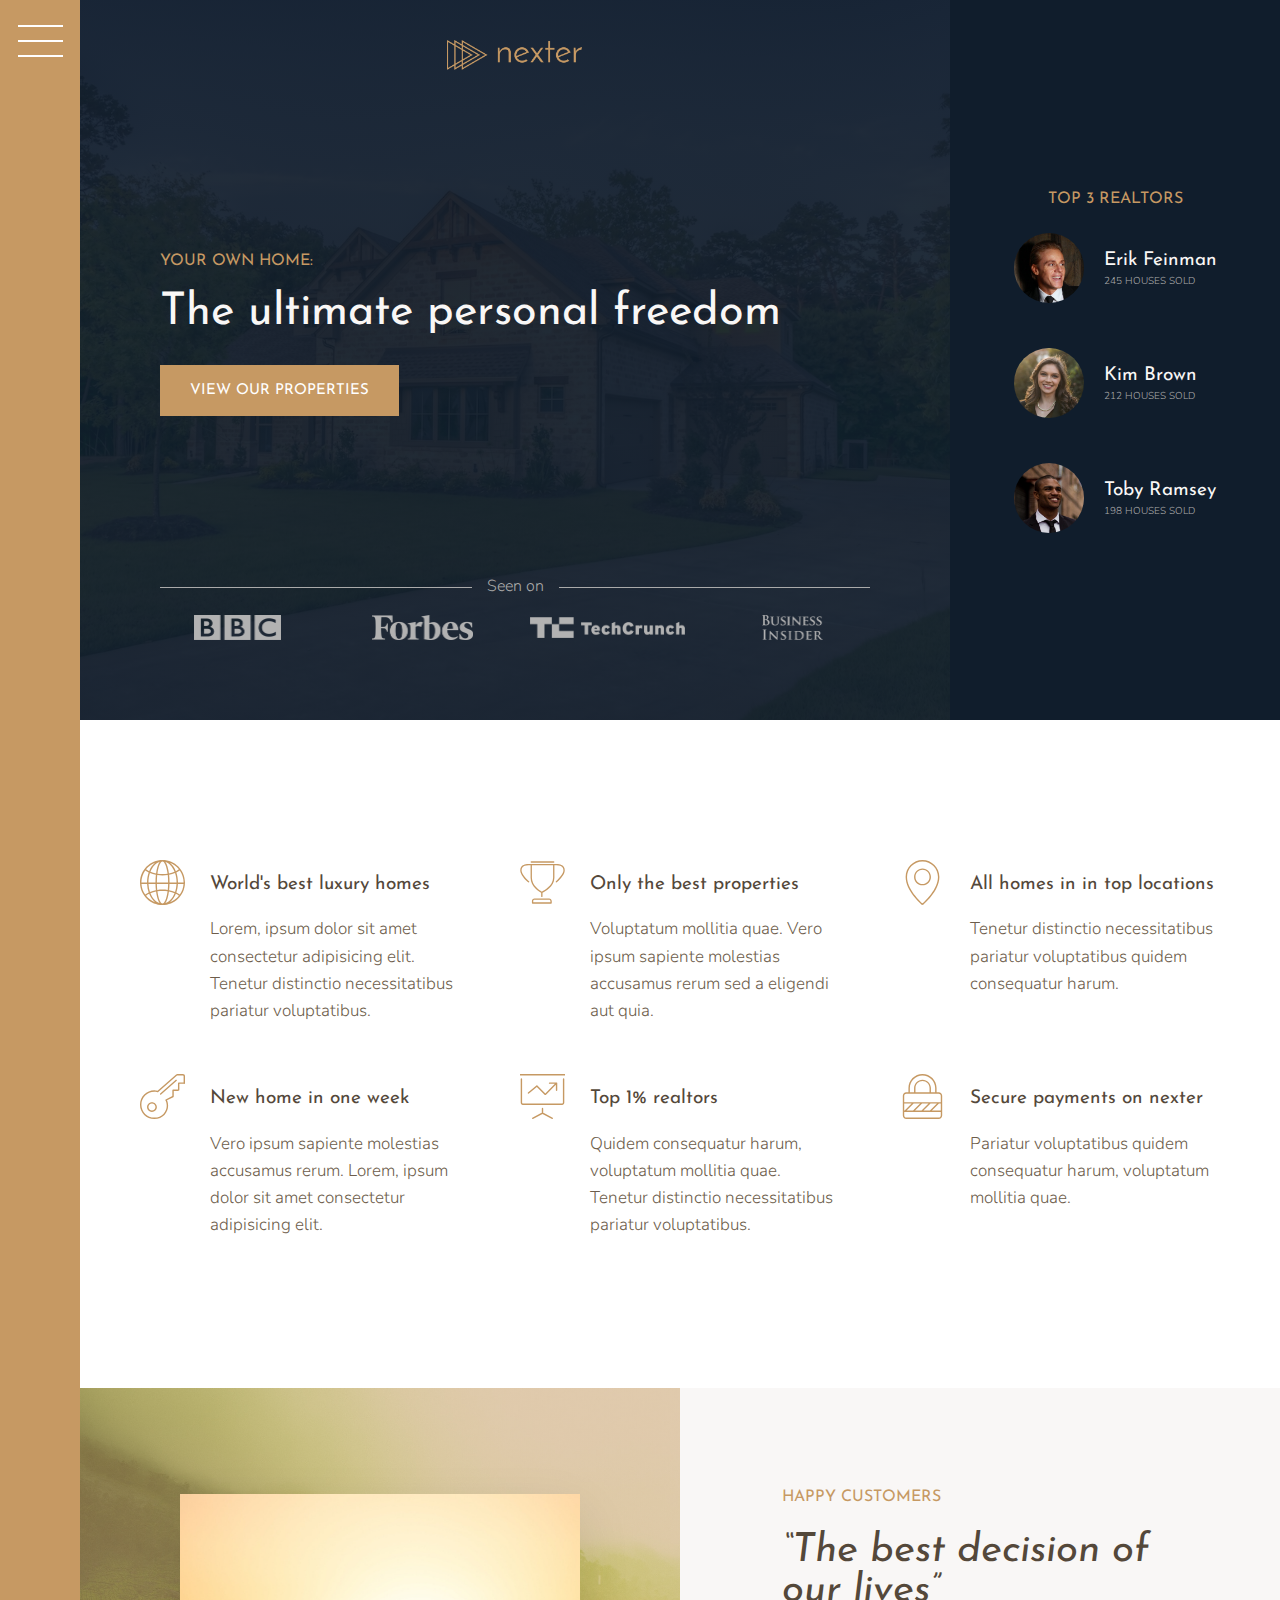
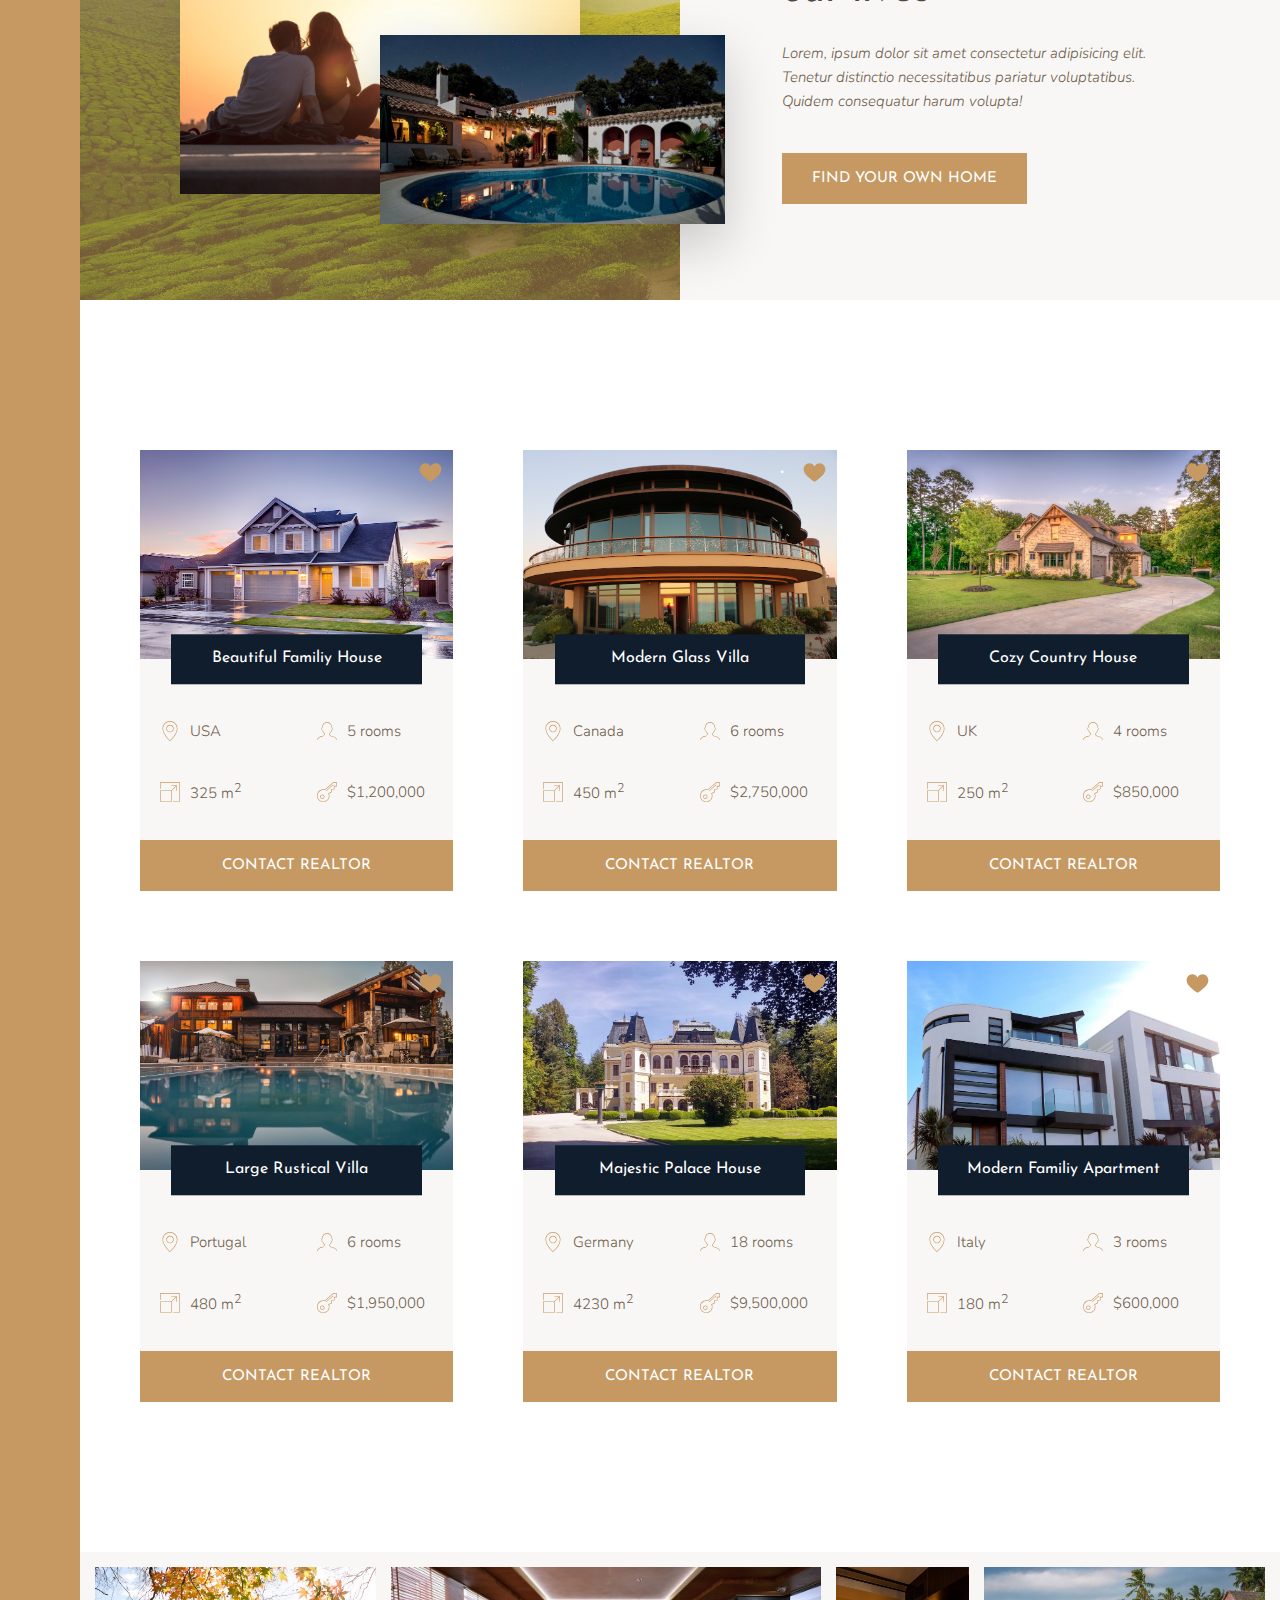
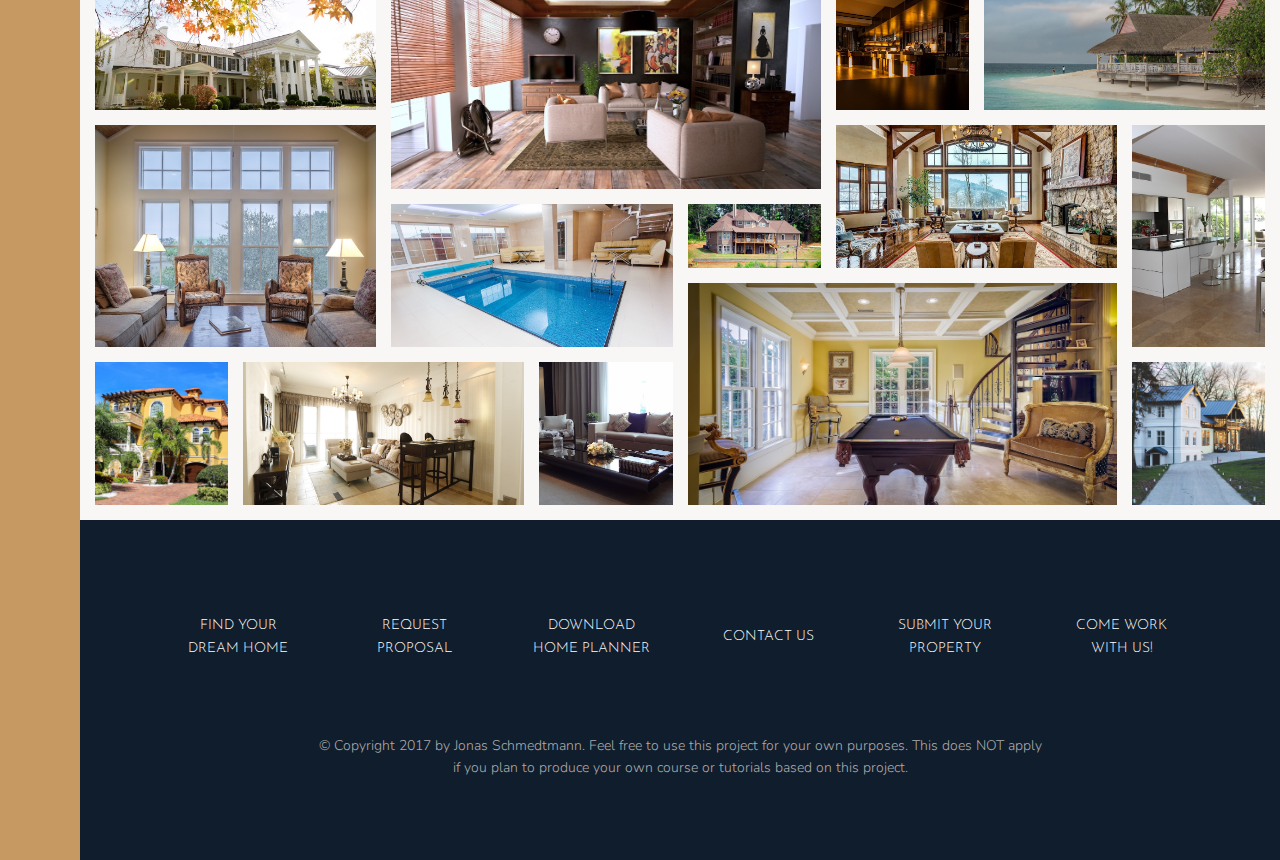
<file: Nexter/index.html>
<!DOCTYPE html>

   <!-- GRID LAYOUT: GRID TRACKS (ROWS AND COLUMNS) - IN BETWEEN GUTTER AND GRID LINE
   
   FIREFOX HAS GREAT DEV SUPPORT FOR CSS GRID
   
   
   repeat(number of rows or culumns, size) = new css grid function...add spaceafterwards to add an extra one with different size
   
   
   
   grid-template-columns: repeat(2, 150px) 1fr (this one is fraction of the available space and would occupy all the remianing space)
   
   grid-template-columns: [header-start] 1fr 2fr 1fr 
   - would make them (25% 50% 25%), in squre brackets we write names for these
   
   fractions and percentages can be mixed
   
   grid-row-start: number  and grid-row-end: number AND
   grid-column-start: number  and grid-column-end: number
   
   OR 
   
   grid-row: number / number
   grid-column: number / number
   
   OR 
   
   grid area: start row / start column / end row / end column
   
   we can have multiple grid items in the same cell plus playing with z-indexes - great for image galleries
   
   grid column: 2/ -1 (minus one minus until the end)
   
   explicit grids are those that we defined
   grid-auto-rows - for implicit grids
   
   
   grid-template-columns - max-content (the longest content item in this column will have content nicely accomdated, the longer the text the more expanded it will be, doesnt want to cause any line breaks)
   
   BUT if it's min-content it will put line breaks to fir everythign nicely but it needs to be like that for both rows and columns
   
   minmax() function - you pass in tow values and CSS ensures that the track will be always kept between the two e.g. (100px, 200px)
   
   grid-template-rows: minmax(150px at least that high, min-content )
   
   -->
   
   
   
   
   <html lang="en">
    <head>
        <meta charset="UTF-8">
        <meta name="viewport" content="width=device-width, initial-scale=1.0">
        <meta http-equiv="X-UA-Compatible" content="ie=edge">
        
        <link href="https://fonts.googleapis.com/css?family=Josefin+Sans:300,400,400i|Nunito:300,300i" rel="stylesheet">
        <link rel="stylesheet" href="css/style.css">
        <link rel="shortcut icon" type="image/png" href="img/favicon.png">
        
        <title>nexter &mdash; your home, your freedom</title>
    </head>
    <body class="container">
        <div class="sidebar">
            <button class="nav-btn"></button>
        </div>

        <header class="header">
            <img src="img/logo.png" alt="Nexter logo" class="header__logo">
            <h3 class="heading-3">Your own home:</h3>
            <h1 class="heading-1">The ultimate personal freedom</h1>
            <button class="btn header__btn">View our properties</button>
            <div class="header__seenon-text">Seen on</div>
            <div class="header__seenon-logos">
                <img src="img/logo-bbc.png" alt="Seen on logo 1">
                <img src="img/logo-forbes.png" alt="Seen on logo 2">
                <img src="img/logo-techcrunch.png" alt="Seen on logo 3">
                <img src="img/logo-bi.png" alt="Seen on logo 4">
            </div>
        </header>

        <div class="realtors">
            <h3 class="heading-3">Top 3 Realtors</h3>
            <div class="realtors__list">
                <img src="img/realtor-1.jpeg" alt="Realtor 1" class="realtors__img">
                <div class="realtors__details">
                    <h4 class="heading-4 heading-4--light">Erik Feinman</h4>
                    <p class="realtors__sold">245 houses sold</p>
                </div>

                <img src="img/realtor-2.jpeg" alt="Realtor 2" class="realtors__img">
                <div class="realtors__details">
                    <h4 class="heading-4 heading-4--light">Kim Brown</h4>
                    <p class="realtors__sold">212 houses sold</p>
                </div>

                <img src="img/realtor-3.jpeg" alt="Realtor 3" class="realtors__img">
                <div class="realtors__details">
                    <h4 class="heading-4 heading-4--light">Toby Ramsey</h4>
                    <p class="realtors__sold">198 houses sold</p>
                </div>
            </div>
        </div>

        <section class="features">
            <div class="feature">
                <svg class="feature__icon">
                    <use xlink:href="img/sprite.svg#icon-global"></use>
                </svg>
                
                <!-- using svg icons properly -->
                
                <h4 class="heading-4 heading-4--dark">World's best luxury homes</h4>
                <p class="feature__text">Lorem, ipsum dolor sit amet consectetur adipisicing elit. Tenetur distinctio necessitatibus pariatur voluptatibus.</p>
            </div>

            <div class="feature">
                <svg class="feature__icon">
                    <use xlink:href="img/sprite.svg#icon-trophy"></use>
                </svg>
                <h4 class="heading-4 heading-4--dark">Only the best properties</h4>
                <p class="feature__text">Voluptatum mollitia quae. Vero ipsum sapiente molestias accusamus rerum sed a eligendi aut quia.</p>
            </div>

            <div class="feature">
                <svg class="feature__icon">
                    <use xlink:href="img/sprite.svg#icon-map-pin"></use>
                </svg>
                <h4 class="heading-4 heading-4--dark">All homes in in top locations</h4>
                <p class="feature__text">Tenetur distinctio necessitatibus pariatur voluptatibus quidem consequatur harum.</p>
            </div>

            <div class="feature">
                <svg class="feature__icon">
                    <use xlink:href="img/sprite.svg#icon-key"></use>
                </svg>
                <h4 class="heading-4 heading-4--dark">New home in one week</h4>
                <p class="feature__text">Vero ipsum sapiente molestias accusamus rerum. Lorem, ipsum dolor sit amet consectetur adipisicing elit.</p>
            </div>

            <div class="feature">
                <svg class="feature__icon">
                    <use xlink:href="img/sprite.svg#icon-presentation"></use>
                </svg>
                <h4 class="heading-4 heading-4--dark">Top 1% realtors</h4>
                <p class="feature__text">Quidem consequatur harum, voluptatum mollitia quae. Tenetur distinctio necessitatibus pariatur voluptatibus.</p>
            </div>

            <div class="feature">
                <svg class="feature__icon">
                    <use xlink:href="img/sprite.svg#icon-lock"></use>
                </svg>
                <h4 class="heading-4 heading-4--dark">Secure payments on nexter</h4>
                <p class="feature__text">Pariatur voluptatibus quidem consequatur harum, voluptatum mollitia quae.</p>
            </div>
        </section>

        <div class="story__pictures">
            <img src="img/story-1.jpeg" alt="Couple with new house" class="story__img--1">
            <img src="img/story-2.jpeg" alt="New house" class="story__img--2">
        </div>

        <div class="story__content">
            <h3 class="heading-3 mb-sm">Happy Customers</h3>
            <h2 class="heading-2 heading-2--dark mb-md">&ldquo;The best decision of our lives&rdquo;</h2>
            <p class="story__text">
                Lorem, ipsum dolor sit amet consectetur adipisicing elit. Tenetur distinctio necessitatibus pariatur voluptatibus. Quidem consequatur harum volupta!
            </p>
            <button class="btn">Find your own home</button>
        </div>

        <section class="homes">
            <div class="home">
                <img src="img/house-1.jpeg" alt="House 1" class="home__img">
                <svg class="home__like">
                    <use xlink:href="img/sprite.svg#icon-heart-full"></use>
                </svg>
                <h5 class="home__name">Beautiful Familiy House</h5>
                <div class="home__location">
                    <svg>
                        <use xlink:href="img/sprite.svg#icon-map-pin"></use>
                    </svg>
                    <p>USA</p>
                </div>
                <div class="home__rooms">
                    <svg>
                        <use xlink:href="img/sprite.svg#icon-profile-male"></use>
                    </svg>
                    <p>5 rooms</p>
                </div>
                <div class="home__area">
                    <svg>
                        <use xlink:href="img/sprite.svg#icon-expand"></use>
                    </svg>
                    <p>325 m<sup>2</sup></p>
                </div>
                <div class="home__price">
                    <svg>
                        <use xlink:href="img/sprite.svg#icon-key"></use>
                    </svg>
                    <p>$1,200,000</p>
                </div>
                <button class="btn home__btn">Contact realtor</button>
            </div>

            
            <div class="home">
                <img src="img/house-2.jpeg" alt="House 2" class="home__img">
                <svg class="home__like">
                    <use xlink:href="img/sprite.svg#icon-heart-full"></use>
                </svg>
                <h5 class="home__name">Modern Glass Villa</h5>
                <div class="home__location">
                    <svg>
                        <use xlink:href="img/sprite.svg#icon-map-pin"></use>
                    </svg>
                    <p>Canada</p>
                </div>
                <div class="home__rooms">
                    <svg>
                        <use xlink:href="img/sprite.svg#icon-profile-male"></use>
                    </svg>
                    <p>6 rooms</p>
                </div>
                <div class="home__area">
                    <svg>
                        <use xlink:href="img/sprite.svg#icon-expand"></use>
                    </svg>
                    <p>450 m<sup>2</sup></p>
                </div>
                <div class="home__price">
                    <svg>
                        <use xlink:href="img/sprite.svg#icon-key"></use>
                    </svg>
                    <p>$2,750,000</p>
                </div>
                <button class="btn home__btn">Contact realtor</button>
            </div>

            <div class="home">
                <img src="img/house-3.jpeg" alt="House 3" class="home__img">
                <svg class="home__like">
                    <use xlink:href="img/sprite.svg#icon-heart-full"></use>
                </svg>
                <h5 class="home__name">Cozy Country House</h5>
                <div class="home__location">
                    <svg>
                        <use xlink:href="img/sprite.svg#icon-map-pin"></use>
                    </svg>
                    <p>UK</p>
                </div>
                <div class="home__rooms">
                    <svg>
                        <use xlink:href="img/sprite.svg#icon-profile-male"></use>
                    </svg>
                    <p>4 rooms</p>
                </div>
                <div class="home__area">
                    <svg>
                        <use xlink:href="img/sprite.svg#icon-expand"></use>
                    </svg>
                    <p>250 m<sup>2</sup></p>
                </div>
                <div class="home__price">
                    <svg>
                        <use xlink:href="img/sprite.svg#icon-key"></use>
                    </svg>
                    <p>$850,000</p>
                </div>
                <button class="btn home__btn">Contact realtor</button>
            </div>

            <div class="home">
                <img src="img/house-4.jpeg" alt="House 4" class="home__img">
                <svg class="home__like">
                    <use xlink:href="img/sprite.svg#icon-heart-full"></use>
                </svg>
                <h5 class="home__name">Large Rustical Villa</h5>
                <div class="home__location">
                    <svg>
                        <use xlink:href="img/sprite.svg#icon-map-pin"></use>
                    </svg>
                    <p>Portugal</p>
                </div>
                <div class="home__rooms">
                    <svg>
                        <use xlink:href="img/sprite.svg#icon-profile-male"></use>
                    </svg>
                    <p>6 rooms</p>
                </div>
                <div class="home__area">
                    <svg>
                        <use xlink:href="img/sprite.svg#icon-expand"></use>
                    </svg>
                    <p>480 m<sup>2</sup></p>
                </div>
                <div class="home__price">
                    <svg>
                        <use xlink:href="img/sprite.svg#icon-key"></use>
                    </svg>
                    <p>$1,950,000</p>
                </div>
                <button class="btn home__btn">Contact realtor</button>
            </div>

            <div class="home">
                <img src="img/house-5.jpeg" alt="House 5" class="home__img">
                <svg class="home__like">
                    <use xlink:href="img/sprite.svg#icon-heart-full"></use>
                </svg>
                <h5 class="home__name">Majestic Palace House</h5>
                <div class="home__location">
                    <svg>
                        <use xlink:href="img/sprite.svg#icon-map-pin"></use>
                    </svg>
                    <p>Germany</p>
                </div>
                <div class="home__rooms">
                    <svg>
                        <use xlink:href="img/sprite.svg#icon-profile-male"></use>
                    </svg>
                    <p>18 rooms</p>
                </div>
                <div class="home__area">
                    <svg>
                        <use xlink:href="img/sprite.svg#icon-expand"></use>
                    </svg>
                    <p>4230 m<sup>2</sup></p>
                </div>
                <div class="home__price">
                    <svg>
                        <use xlink:href="img/sprite.svg#icon-key"></use>
                    </svg>
                    <p>$9,500,000</p>
                </div>
                <button class="btn home__btn">Contact realtor</button>
            </div>

            <div class="home">
                <img src="img/house-6.jpeg" alt="House 6" class="home__img">
                <svg class="home__like">
                    <use xlink:href="img/sprite.svg#icon-heart-full"></use>
                </svg>
                <h5 class="home__name">Modern Familiy Apartment</h5>
                <div class="home__location">
                    <svg>
                        <use xlink:href="img/sprite.svg#icon-map-pin"></use>
                    </svg>
                    <p>Italy</p>
                </div>
                <div class="home__rooms">
                    <svg>
                        <use xlink:href="img/sprite.svg#icon-profile-male"></use>
                    </svg>
                    <p>3 rooms</p>
                </div>
                <div class="home__area">
                    <svg>
                        <use xlink:href="img/sprite.svg#icon-expand"></use>
                    </svg>
                    <p>180 m<sup>2</sup></p>
                </div>
                <div class="home__price">
                    <svg>
                        <use xlink:href="img/sprite.svg#icon-key"></use>
                    </svg>
                    <p>$600,000</p>
                </div>
                <button class="btn home__btn">Contact realtor</button>
            </div>
        </section>


       <!-- figure and object-fit: cover (with both width and height) to resolve the problem f overflowing images from grid cells 
       
       object fir is the equivalent for background cover for backgrounds 
       
       -->
       
        <section class="gallery">
            <figure class="gallery__item gallery__item--1"><img src="img/gal-1.jpeg" alt="Gallery image 1" class="gallery__img"></figure>
            <figure class="gallery__item gallery__item--2"><img src="img/gal-2.jpeg" alt="Gallery image 2" class="gallery__img"></figure>
            <figure class="gallery__item gallery__item--3"><img src="img/gal-3.jpeg" alt="Gallery image 3" class="gallery__img"></figure>
            <figure class="gallery__item gallery__item--4"><img src="img/gal-4.jpeg" alt="Gallery image 4" class="gallery__img"></figure>
            <figure class="gallery__item gallery__item--5"><img src="img/gal-5.jpeg" alt="Gallery image 5" class="gallery__img"></figure>
            <figure class="gallery__item gallery__item--6"><img src="img/gal-6.jpeg" alt="Gallery image 6" class="gallery__img"></figure>
            <figure class="gallery__item gallery__item--7"><img src="img/gal-7.jpeg" alt="Gallery image 7" class="gallery__img"></figure>
            <figure class="gallery__item gallery__item--8"><img src="img/gal-8.jpeg" alt="Gallery image 8" class="gallery__img"></figure>
            <figure class="gallery__item gallery__item--9"><img src="img/gal-9.jpeg" alt="Gallery image 9" class="gallery__img"></figure>
            <figure class="gallery__item gallery__item--10"><img src="img/gal-10.jpeg" alt="Gallery image 10" class="gallery__img"></figure>
            <figure class="gallery__item gallery__item--11"><img src="img/gal-11.jpeg" alt="Gallery image 11" class="gallery__img"></figure>
            <figure class="gallery__item gallery__item--12"><img src="img/gal-12.jpeg" alt="Gallery image 12" class="gallery__img"></figure>
            <figure class="gallery__item gallery__item--13"><img src="img/gal-13.jpeg" alt="Gallery image 13" class="gallery__img"></figure>
            <figure class="gallery__item gallery__item--14"><img src="img/gal-14.jpeg" alt="Gallery image 14" class="gallery__img"></figure>


        </section>

        <footer class="footer">
            <ul class="nav">
                    <li class="nav__item"><a href="#" class="nav__link">Find your dream home</a></li>
                    <li class="nav__item"><a href="#" class="nav__link">Request proposal</a></li>
                    <li class="nav__item"><a href="#" class="nav__link">Download home planner</a></li>
                    <li class="nav__item"><a href="#" class="nav__link">Contact us</a></li>
                    <li class="nav__item"><a href="#" class="nav__link">Submit your property</a></li>
                    <li class="nav__item"><a href="#" class="nav__link">Come work with us!</a></li>
            </ul>
            <p class="copyright">
                &copy; Copyright 2017 by Jonas Schmedtmann. Feel free to use this project for your own purposes. This does NOT apply if you plan to produce your own course or tutorials based on this project.
            </p>
        </footer>
    </body>
</html>
</file>
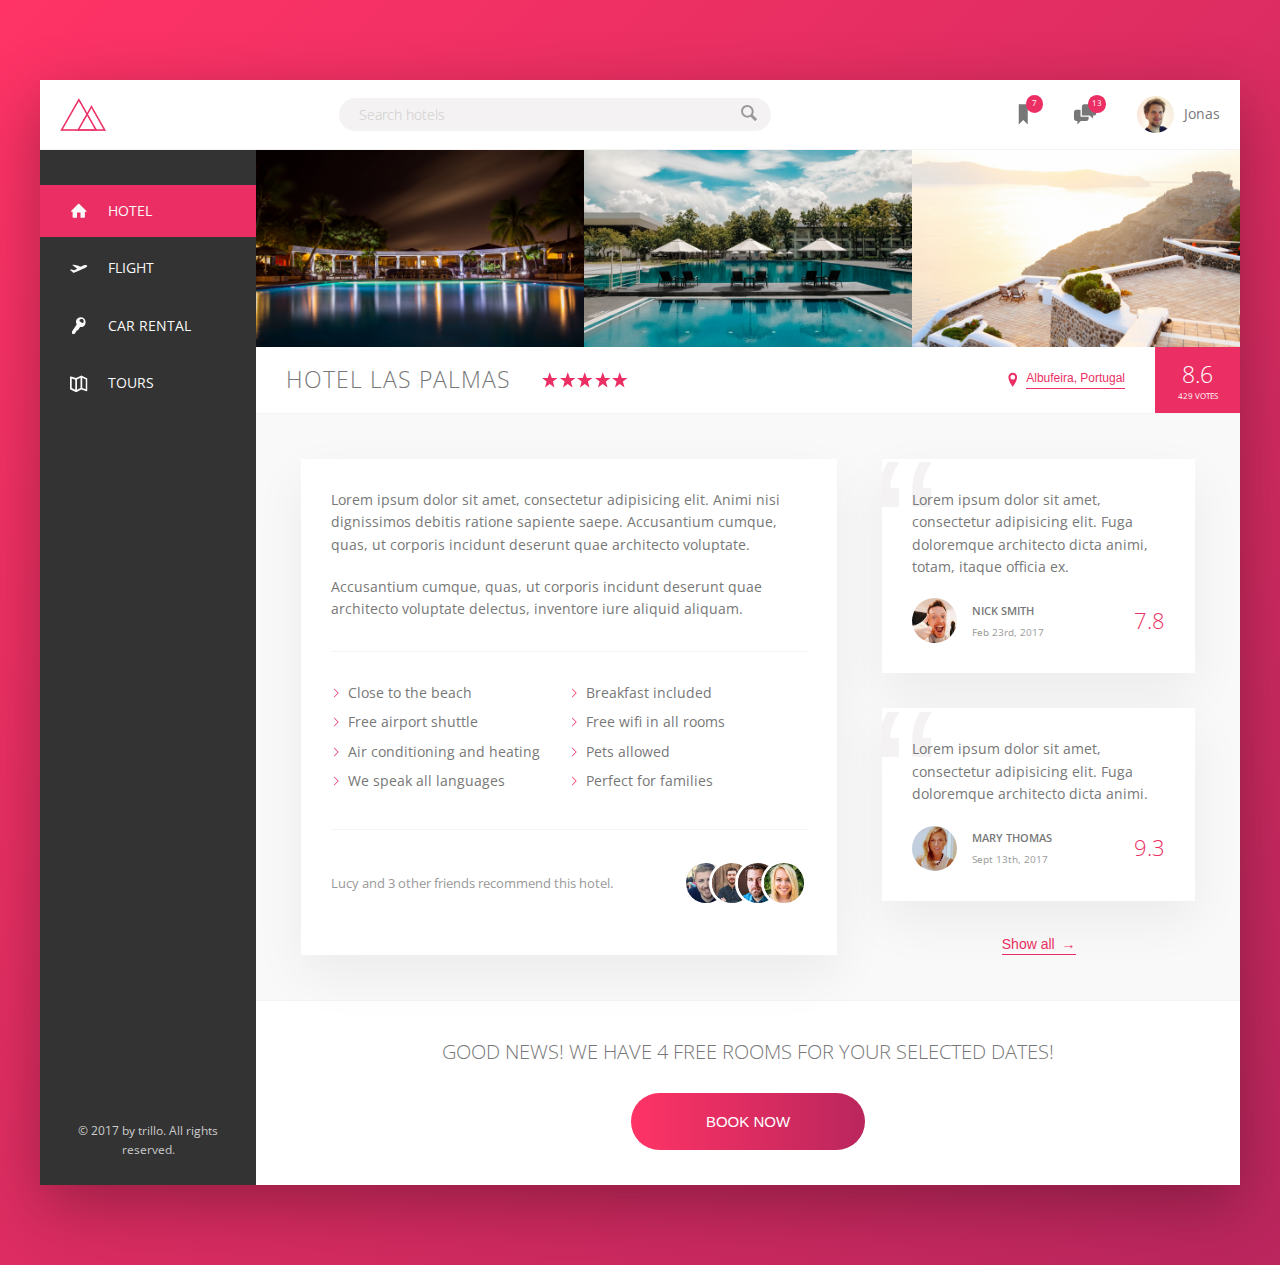
<file: Trillo/index.html>
<!-- FLEBOX replace easily floats giving the container the ability fo shrink and expand its elements


CONTAINER:

flex-direction: row/coumn  and row-reverse/column-reverse (great for resposive menus MQs - put it form left to right, instead of horizontal to vertical etc)

flex-wrap: nowrap (do not wrap into new line) / wrap (wrap if not enough space)

justify-content: flex-start / flex-end / center / space-between / space-around  HOW ITEMS WILL EB ALIGNED ALONG THE MAIN AXIS

align-items: stretch / flex-start / flex-end / baseline / center

HOW ITEMS WILL EB ALIGNED ALONG THE CROSS  AXIS


align-content - when there's more than one line


ITEMS:

align-self: stretch / flex-start / flex-end / baseline / center (if you want to make an excpetion to align-items)


order: NUMBER - for reordering of items

other: flex-grow, flex-shrink, flex-basis, 


FLEX FOR TEXT

display: flex;
justify-content: center; (centers horizontally)
align-items: center; (centers verticallly)


p:not(:last-of-type) / :last-of-type / :nth-last-of-type(2)



:not(:last-child) / :last-child 


-->

<!DOCTYPE html>
<html lang="en">
    <head>
        <meta charset="UTF-8">
        <meta name="viewport" content="width=device-width, initial-scale=1.0">
        
        <link href="https://fonts.googleapis.com/css?family=Open+Sans:300,400,600" rel="stylesheet">
        <link rel="stylesheet" href="css/style.css">
        <link rel="shortcut icon" type="image/png" href="img/favicon.png">
        
        <title>trillo &mdash; Your all-in-one booking app</title>
    </head>
    <body>
        <div class="container">
            <header class="header">
                <img src="img/logo.png" alt="trillo logo" class="logo">

               
               
               
               
                <form action="#" class="search">
                    <input type="text" class="search__input" placeholder="Search hotels">
                    <button class="search__button">
                        <svg class="search__icon">
                            <use xlink:href="img/sprite.svg#icon-magnifying-glass"></use>
                        </svg>
                    </button>
                </form>

               <!-- use icomoon for SVGs
               
               all the icons selected from the from entypo library
               
               select, generate, settings, select SVGs and download
               
               symbol.defs.svg (sprite file rename it as sprite) _individual svgs are needed *but there are not needed cause sprite file includes all
               
               those SVGs will only be viisble on webserver
               
               -->
               
               
                <nav class="user-nav">
                    <div class="user-nav__icon-box">
                        <svg class="user-nav__icon">
                            <use xlink:href="img/sprite.svg#icon-bookmark"></use>
                        </svg>
                        <span class="user-nav__notification">7</span>
                    </div>
                    <div class="user-nav__icon-box">
                        <svg class="user-nav__icon">
                            <use xlink:href="img/sprite.svg#icon-chat"></use>
                        </svg>
                        <span class="user-nav__notification">13</span>
                    </div>
                    <div class="user-nav__user">
                        <img src="img/user.jpg" alt="User photo" class="user-nav__user-photo">
                        <span class="user-nav__user-name">Jonas</span>
                    </div>
                </nav>
            </header>


            <div class="content">
                <nav class="sidebar">
                    <ul class="side-nav">
                        <li class="side-nav__item side-nav__item--active">
                            <a href="#" class="side-nav__link">
                                <svg class="side-nav__icon">
                                    <use xlink:href="img/sprite.svg#icon-home"></use>
                                </svg>
                                <span>Hotel</span>
                            </a>
                        </li>
                        <li class="side-nav__item">
                            <a href="#" class="side-nav__link">
                                <svg class="side-nav__icon">
                                    <use xlink:href="img/sprite.svg#icon-aircraft-take-off"></use>
                                </svg>
                                <span>Flight</span>
                            </a>
                        </li>
                        <li class="side-nav__item">
                            <a href="#" class="side-nav__link">
                                <svg class="side-nav__icon">
                                    <use xlink:href="img/sprite.svg#icon-key"></use>
                                </svg>
                                <span>Car rental</span>
                            </a>
                        </li>
                        <li class="side-nav__item">
                            <a href="#" class="side-nav__link">
                                <svg class="side-nav__icon">
                                    <use xlink:href="img/sprite.svg#icon-map"></use>
                                </svg>
                                <span>Tours</span>
                            </a>
                        </li>
                    </ul>

                    <div class="legal">
                        &copy; 2017 by trillo. All rights reserved.
                    </div>
                </nav>



                <main class="hotel-view">
                    <div class="gallery">
                        <figure class="gallery__item">
                            <img src="img/hotel-1.jpg" alt="Photo of hotel 1" class="gallery__photo">
                        </figure>
                        <figure class="gallery__item">
                            <img src="img/hotel-2.jpg" alt="Photo of hotel 2" class="gallery__photo">
                        </figure>
                        <figure class="gallery__item">
                            <img src="img/hotel-3.jpg" alt="Photo of hotel 3" class="gallery__photo">
                        </figure>
                    </div>

                    <div class="overview">
                        <h1 class="overview__heading">
                            Hotel Las Palmas
                        </h1>

                        <div class="overview__stars">
                            <svg class="overview__icon-star">
                                <use xlink:href="img/sprite.svg#icon-star"></use>
                            </svg>
                            <svg class="overview__icon-star">
                                <use xlink:href="img/sprite.svg#icon-star"></use>
                            </svg>
                            <svg class="overview__icon-star">
                                <use xlink:href="img/sprite.svg#icon-star"></use>
                            </svg>
                            <svg class="overview__icon-star">
                                <use xlink:href="img/sprite.svg#icon-star"></use>
                            </svg>
                            <svg class="overview__icon-star">
                                <use xlink:href="img/sprite.svg#icon-star"></use>
                            </svg>
                        </div>

                        <div class="overview__location">
                            <svg class="overview__icon-location">
                                <use xlink:href="img/sprite.svg#icon-location-pin"></use>
                            </svg>
                            <button class="btn-inline">Albufeira, Portugal</button>
                        </div>

                        <div class="overview__rating">
                            <div class="overview__rating-average">8.6</div>
                            <div class="overview__rating-count">429 votes</div>
                        </div>
                    </div>

                    <div class="detail">
                        <div class="description">
                            <p class="paragraph">
                                Lorem ipsum dolor sit amet, consectetur adipisicing elit. Animi nisi dignissimos debitis ratione sapiente saepe. Accusantium cumque, quas, ut corporis incidunt deserunt quae architecto voluptate.
                            </p>
                            <p class="paragraph">
                                Accusantium cumque, quas, ut corporis incidunt deserunt quae architecto voluptate delectus, inventore iure aliquid aliquam.
                            </p>
                            <ul class="list">
                                <li class="list__item">Close to the beach</li>
                                <li class="list__item">Breakfast included</li>
                                <li class="list__item">Free airport shuttle</li>
                                <li class="list__item">Free wifi in all rooms</li>
                                <li class="list__item">Air conditioning and heating</li>
                                <li class="list__item">Pets allowed</li>
                                <li class="list__item">We speak all languages</li>
                                <li class="list__item">Perfect for families</li>
                            </ul>
                            <div class="recommend">
                                <p class="recommend__count">
                                    Lucy and 3 other friends recommend this hotel.
                                </p>
                                <div class="recommend__friends">
                                    <img src="img/user-3.jpg" alt="Friend 1" class="recommend__photo">
                                    <img src="img/user-4.jpg" alt="Friend 2" class="recommend__photo">
                                    <img src="img/user-5.jpg" alt="Friend 3" class="recommend__photo">
                                    <img src="img/user-6.jpg" alt="Friend 4" class="recommend__photo">
                                </div>
                            </div>
                        </div>

                        <figure class="user-reviews">
                            <figure class="review">
                                <blockquote class="review__text">
                                    Lorem ipsum dolor sit amet, consectetur adipisicing elit. Fuga doloremque architecto dicta animi, totam, itaque officia ex.
                                </blockquote>
                                <figcaption class="review__user">
                                    <img src="img/user-1.jpg" alt="User 1" class="review__photo">
                                    <div class="review__user-box">
                                        <p class="review__user-name">Nick Smith</p>
                                        <p class="review__user-date">Feb 23rd, 2017</p>
                                    </div>
                                    <div class="review__rating">7.8</div>
                                </figcaption>
                            </figure>

                            <figure class="review">
                                <blockquote class="review__text">
                                    Lorem ipsum dolor sit amet, consectetur adipisicing elit. Fuga doloremque architecto dicta animi.
                                </blockquote>
                                <figcaption class="review__user">
                                    <img src="img/user-2.jpg" alt="User 1" class="review__photo">
                                    <div class="review__user-box">
                                        <p class="review__user-name">Mary Thomas</p>
                                        <p class="review__user-date">Sept 13th, 2017</p>
                                    </div>
                                    <div class="review__rating">9.3</div>
                                </figcaption>
                            </figure>

                            <button class="btn-inline">Show all <span>&rarr;</span></button>
                        </div>

                        <div class="cta">
                            <h2 class="cta__book-now">
                                Good news! We have 4 free rooms for your selected dates!
                            </h2>
                            <button class="btn">
                                <span class="btn__visible">Book now</span>
                                <span class="btn__invisible">Only 4 rooms left</span>
                            </button>
                        </div>

                    </div>


                </main>
            </div>
        </div>
    </body>
</html>
</file>
<file: Nexter/css/style.css>
/* as the end of 2017 - nearly 80% of global users browsers support css grid -  the problem is old Safari and IE...progressive enhancement means creating the site using floats, width, margin etc an dputting css grid inside it it as "
@support (display: grid) { display: grid etc.}...*/


*,
*::before,
*::after {
    margin: 0;
    padding: 0;
    box-sizing: inherit;
}

html {
    box-sizing: border-box;
    font-size: 62.5%;
}

@media only screen and (max-width: 75em) {
    html {
        font-size: 50%;
    }
}

body {
    font-family: "Nunito", sans-serif;
    color: #6D5D4B;
    font-weight: 300;
    line-height: 1.6;
}

.container {


    display: grid;

    grid-template-rows: 80vh min-content 40vw repeat(3, min-content);
    /*BOTH VH AND WH DEFINED FOR EACH ROW DIFFERENT!!!*/
    
    grid-template-columns: [sidebar-start] 8rem [sidebar-end full-start] minmax(6rem, 1fr) [center-start] repeat(8, [col-start] minmax(min-content, 14rem) [col-end]) [center-end] minmax(6rem, 1fr) [full-end];
}

  /*minmax(min-content, 14rem) - responsive ways...*/

@media only screen and (max-width: 62.5em) {
    .container {
        grid-template-rows: 6rem 80vh min-content 40vw repeat(3, min-content);
        grid-template-columns: [full-start] minmax(6rem, 1fr) [center-start] repeat(8, [col-start] minmax(min-content, 14rem) [col-end]) [center-end] minmax(6rem, 1fr) [full-end];
    }
}

@media only screen and (max-width: 50em) {
    .container {
        grid-template-rows: 6rem calc(100vh - 6rem);
    }
}

.heading-1,
.heading-2,
.heading-3,
.heading-4 {
    font-family: "Josefin Sans", sans-serif;
    font-weight: 400;
}

.heading-1 {
    font-size: 4.5rem;
    color: #f9f7f6;
    line-height: 1;
}

.heading-2 {
    font-size: 4rem;
    font-style: italic;
    line-height: 1;
}

.heading-2--light {
    color: #f9f7f6;
}

.heading-2--dark {
    color: #54483A;
}

.heading-3 {
    font-size: 1.6rem;
    color: #c69963;
    text-transform: uppercase;
}

.heading-4 {
    font-size: 1.9rem;
}

.heading-4--light {
    color: #f9f7f6;
}

.heading-4--dark {
    color: #54483A;
}

.btn {
    background-color: #c69963;
    color: #fff;
    border: none;
    border-radius: 0;
    font-family: "Josefin Sans", sans-serif;
    font-size: 1.5rem;
    text-transform: uppercase;
    padding: 1.8rem 3rem;
    cursor: pointer;
    
    /* most popular of cursors is pointer*/
    
    
    transition: all .2s;
}

.btn:hover {
    background-color: #B28451;
}

.mb-sm {
    margin-bottom: 2rem;
}

.mb-md {
    margin-bottom: 3rem;
}

.mb-lg {
    margin-bottom: 4rem;
}

.mb-hg {
    margin-bottom: 8rem;
}

.sidebar {
    background-color: #c69963;
    grid-column: sidebar-start / sidebar-end;
    /* define where is starts and where ends */
    grid-row: 1 / -1;
    display: flex;
    justify-content: center;
}

@media only screen and (max-width: 62.5em) {
    .sidebar {
        grid-column: 1 / -1;
        grid-row: 1 / 2;
        justify-content: flex-end;
        align-items: center;
    }
}

.nav-btn {
    border: none;
    border-radius: 0;
    background-color: #fff;
    height: 2px;
    width: 4.5rem;
    margin-top: 4rem;
}

.nav-btn::before,
.nav-btn::after {
    background-color: #fff;
    height: 2px;
    width: 4.5rem;
    content: "";
    display: block;
}

.nav-btn::before {
    transform: translateY(-1.5rem);
}

.nav-btn::after {
    transform: translateY(1.3rem);
}

@media only screen and (max-width: 62.5em) {
    .nav-btn {
        margin-top: 0;
        margin-right: 3rem;
    }
    .nav-btn::before {
        transform: translateY(-1.2rem);
    }
    .nav-btn::after {
        transform: translateY(1rem);
    }
}

.header {
    background-color: #54483A;
    grid-column: full-start / col-end 6;
    
    /* define where is starts and where ends */
    
    background-image: linear-gradient(rgba(16, 29, 44, 0.93), rgba(16, 29, 44, 0.93)), url(../img/hero.jpeg);
    background-size: cover;
    background-position: center;
    padding: 8rem;
    padding-top: 4rem;
    display: grid;
    grid-template-rows: 1fr min-content minmax(6rem, min-content) 1fr;
    grid-template-columns: minmax(min-content, max-content);
    grid-row-gap: 1.5rem;
    justify-content: center;
}

@media only screen and (max-width: 50em) {
    .header {
        grid-column: 1 / -1;
    }
}

@media only screen and (max-width: 37.5em) {
    .header {
        padding: 5rem;
    }
}

.header__logo {
    height: 3rem;
    justify-self: center;
}

.header__btn {
    align-self: start;
    justify-self: start;
}

.header__seenon-text {
    display: grid;
    grid-template-columns: 1fr max-content 1fr;
    grid-column-gap: 1.5rem;
    align-items: center;
    font-size: 1.6rem;
    color: #aaa;
}

.header__seenon-text::before,
.header__seenon-text::after {
    content: "";
    height: 1px;
    display: block;
    background-color: currentColor;
}

.header__seenon-logos {
    display: grid;
    grid-template-columns: repeat(4, 1fr);
    grid-column-gap: 3rem;
    justify-items: center;
    align-items: center;
}

.header__seenon-logos img {
    max-height: 2.5rem;
    max-width: 100%;
    filter: brightness(70%);
}

.realtors {
    background-color: #101d2c;
    grid-column: col-start 7 / full-end;
    padding: 3rem;
    display: grid;
    align-content: center;
    justify-content: center;
    justify-items: center;
    grid-row-gap: 2rem;
}

@media only screen and (max-width: 50em) {
    .realtors {
        grid-column: 1 / -1;
    }
}

.realtors__list {
    display: grid;
    grid-template-columns: min-content max-content;
    /*  NICE ONE */
    
    grid-column-gap: 2rem;
    grid-row-gap: 5vh;
    align-items: center;
}

@media only screen and (max-width: 50em) {
    .realtors__list {
        grid-template-columns: repeat(3, min-content max-content);
    }
}

@media only screen and (max-width: 37.5em) {
    .realtors__list {
        grid-template-columns: min-content max-content;
    }
}

.realtors__img {
    width: 7rem;
    border-radius: 50%;
    display: block;
}

.realtors__sold {
    text-transform: uppercase;
    color: #aaa;
    margin-top: -3px;
}

.features {
    grid-column: center-start / center-end;
    margin: 15rem 0;
}

@supports (display: grid) {
    .features {
        display: grid;
        grid-template-columns: repeat(auto-fit, minmax(25rem, 1fr));
        
        /* THIS SINGLE LINE OF CODE MAKES IR FULLY RESPOSIVE*/
        /* minmax() is a grid function */
        
        grid-gap: 6rem;
        align-items: start;
        
        /* can be also aligned to end, center and stretch*/
        
        
    }
}

.feature {
    float: left;
    width: 33.3333%;
    margin-bottom: 6rem;
    display: grid;
    grid-template-columns: min-content 1fr;
    grid-row-gap: 1.5rem;
    grid-column-gap: 2.5rem;
}


/* grid can be inside a grid that's inside a grid - grids can be nested really deep - GRIDS MAKE SENSE NOT ONT FOR BIG PARTS but for SMALL PARTS AS WELL AS LONG AS 2 DIMENSIONAL*/

@supports (display: grid) {
    .feature {
        width: auto;
        margin-bottom: 0;
    }
}

.feature__icon {
    fill: #c69963;
    width: 4.5rem;
    height: 4.5rem;
    grid-row: 1 / span 2;
    
    /* start in row 1 and goes/spans till row 2*/
    
    
    
    transform: translateY(-1rem);
}

.feature__text {
    font-size: 1.7rem;
}

.story__pictures {
    background-color: #c69963;
    grid-column: full-start / col-end 4;
    background-image: linear-gradient(rgba(198, 153, 99, 0.5), rgba(198, 153, 99, 0.5)), url(../img/back.jpg);
    background-size: cover;
    display: grid;
    grid-template-rows: repeat(6, 1fr);
    grid-template-columns: repeat(6, 1fr);
    align-items: center;
}

@media only screen and (max-width: 50em) {
    .story__pictures {
        grid-column: 1 / -1;
        padding: 6rem;
    }
}

/* CLEVER THE ONES BELOW - IMAGES ON GRID LOOK NICE */

.story__img--1 {
    width: 100%;
    grid-row: 2 / 6;
    grid-column: 2 / 6;
    box-shadow: 0 2rem 5rem rgba(0, 0, 0, 0.1);
}

@media only screen and (max-width: 50em) {
    .story__img--1 {
        grid-column: 1 / 5;
        grid-row: 1 / -1;
    }
}

.story__img--2 {
    width: 115%;
    grid-row: 4 / 6;
    grid-column: 4 / 7;
    z-index: 20; /* allows for this nice imageoveflow */
    box-shadow: 0 2rem 5rem rgba(0, 0, 0, 0.2);
}

@media only screen and (max-width: 50em) {
    .story__img--2 {
        grid-row: 1 / -1;
        width: 100%;
    }
}

.story__content {
    background-color: #f9f7f6;
    grid-column: col-start 5 / full-end;
    padding: 6rem 8vw;
    /*
    
        display: flex;
        flex-direction: column;
        justify-content: center;
        align-items: flex-start;
    
    
        */
    display: grid;
    align-content: center;
    justify-items: start;
}

@media only screen and (max-width: 50em) {
    .story__content {
        grid-column: 1 / -1;
        grid-row: 5 / 6;
    }
}

.story__text {
    font-size: 1.5rem;
    font-style: italic;
    margin-bottom: 4rem;
}

.homes {
    grid-column: center-start / center-end;
    margin: 15rem 0;
    display: grid;
    grid-template-columns: repeat(auto-fit, minmax(25rem, 1fr));
    
    /* AUTO-FIT - AS MANY COLUMN AS CAN FIT INTO GRID CONTAINER, WITH A MINIMUM OF 25REM AND MAXIUM OF 1 FRACTION UNIT*/
    
    grid-gap: 7rem;
}

.home {
    background-color: #f9f7f6;
    display: grid;
    grid-template-columns: repeat(2, 1fr);
    grid-row-gap: 3.5rem;
}

.home__img {
    width: 100%;
    grid-row: 1 / 2; /* same row as the like icon below and it sits below the like icon */
    grid-column: 1 / -1;
    z-index: 1;
}

.home__like {
    grid-row: 1 / 2;
    grid-column: 2 / 3;
    fill: #c69963;
    height: 2.5rem;
    width: 2.5rem;
    z-index: 2;
    justify-self: end;
    margin: 1rem;
}

.home__name {
    grid-row: 1 / 2;
    grid-column: 1 / -1;
    justify-self: center;
    align-self: end;
    z-index: 3;
    width: 80%;
    font-family: "Josefin Sans", sans-serif;
    font-size: 1.6rem;
    text-align: center;
    padding: 1.25rem;
    background-color: #101d2c;
    color: #fff;
    font-weight: 400;
    transform: translateY(50%);
}

.home__location,
.home__rooms {
    margin-top: 2.5rem;
}

.home__location,
.home__rooms,
.home__area,
.home__price {
    font-size: 1.5rem;
    margin-left: 2rem;
    display: flex;
    align-items: center;
}

.home__location svg,
.home__rooms svg,
.home__area svg,
.home__price svg {
    fill: #c69963;
    height: 2rem;
    width: 2rem;
    margin-right: 1rem;
}

.home__btn {
    grid-column: 1 / -1;
}


/* haaaaa he did exactly what I did - star wit the smallest unit/image to know how many items to have there */


.gallery {
    background-color: #f9f7f6;
    grid-column: full-start / full-end;
    display: grid;
    /*grid-template-columns: repeat(8, 1fr);
    grid-template-rows: repeat(7, 5vw);*/
    grid-template: repeat(7, 5vw)/repeat(8, 1fr);
    grid-gap: 1.5rem;
    padding: 1.5rem;
}

.gallery__item--1 {
    grid-row: 1 / span 2;
    grid-column: 1 / span 2;
}

.gallery__item--2 {
    grid-row: 1 / span 3;
    grid-column: 3 / span 3;
}

.gallery__item--3 {
    grid-row: 1 / span 2;
    grid-column: 6 / 7;
}

.gallery__item--4 {
    grid-row: 1 / span 2;
    grid-column: 7 / -1;
}

.gallery__item--5 {
    grid-row: 3 / span 3;
    grid-column: 1 / span 2;
}

.gallery__item--6 {
    grid-row: 4 / span 2;
    grid-column: 3 / span 2;
}

.gallery__item--7 {
    grid-row: 4 / 5;
    grid-column: 5 / 6;
}

.gallery__item--8 {
    grid-row: 3 / span 2;
    grid-column: 6 / span 2;
}

.gallery__item--9 {
    grid-row: 3 / span 3;
    grid-column: 8 / -1;
}

.gallery__item--10 {
    grid-row: 6 / span 2;
    grid-column: 1 / 2;
}

.gallery__item--11 {
    grid-row: 6 / span 2;
    grid-column: 2 / span 2;
}

.gallery__item--12 {
    grid-row: 6 / span 2;
    grid-column: 4 / 5;
}

.gallery__item--13 {
    grid-row: 5 / span 3;
    grid-column: 5 / span 3;
}

.gallery__item--14 {
    grid-row: 6 / span 2;
    grid-column: 8 / -1;
}

.gallery__img {
    width: 100%;
    height: 100%;
    object-fit: cover;
    display: block;
}

.footer {
    background-color: #101d2c;
    grid-column: full-start / full-end;
    padding: 8rem;
}

.nav {
    list-style: none;
    display: grid;
    grid-template-columns: repeat(auto-fit, minmax(15rem, 1fr));
    
    /* again make it resposive and forget about media queries */
    
    
    grid-gap: 2rem;
    align-items: center;
}

.nav__link:link,
.nav__link:visited {
    font-size: 1.4rem;
    color: #fff;
    text-decoration: none;
    font-family: "Josefin Sans", sans-serif;
    text-transform: uppercase;
    text-align: center;
    padding: 1.5rem;
    display: block;
    transition: all .2s;
}

.nav__link:hover,
.nav__link:active {
    background-color: rgba(255, 255, 255, 0.05);
    transform: translateY(-3px);
}

.copyright {
    font-size: 1.4rem;
    color: #aaa;
    margin-top: 6rem;
    margin-right: auto;
    margin-left: auto;
    text-align: center;
    width: 70%;
}
</file>
<file: Trillo/css/style.css>
/* ALL THE CSS VARIABLES ARE HERE...btw root has a higher specificity than html */

:root {
    --color-primary: #eb2f64;
    --color-primary-light: #FF3366;
    --color-primary-dark: #BA265D;
    --color-grey-light-1: #faf9f9;
    --color-grey-light-2: #f4f2f2;
    --color-grey-light-3: #f0eeee;
    --color-grey-light-4: #ccc;
    --color-grey-dark-1: #333;
    --color-grey-dark-2: #777;
    --color-grey-dark-3: #999;
    --shadow-dark: 0 2rem 6rem rgba(0, 0, 0, 0.3);
    --shadow-light: 0 2rem 5rem rgba(0, 0, 0, 0.06);
    --line: 1px solid var(--color-grey-light-2)
}

* {
    margin: 0;
    padding: 0
}

*,
*::before,
*::after {
    -webkit-box-sizing: inherit;
    box-sizing: inherit
}

html {
    -webkit-box-sizing: border-box;
    box-sizing: border-box;
    font-size: 62.5% /* 1rem equals 10px */
}

@media only screen and (max-width: 68.75em) {
    html {
        font-size: 50%
    }
}

body {
    font-family: 'Open Sans', sans-serif;
    font-weight: 400;
    line-height: 1.6;
    color: var(--color-grey-dark-2);
    background-image: -webkit-gradient(linear, left top, right bottom, from(var(--color-primary-light)), to(var(--color-primary-dark)));
    
    /*that's how u use CSS VARIABLES*/
    
    background-image: linear-gradient(to right bottom, var(--color-primary-light), var(--color-primary-dark));
    background-size: cover;
    background-repeat: no-repeat;
    min-height: 100vh
}

.container {
    max-width: 120rem; /* best here */
    margin: 8rem auto;
    background-color: var(--color-grey-light-1);
    -webkit-box-shadow: var(--shadow-dark);
    box-shadow: var(--shadow-dark);
    min-height: 50rem
}

@media only screen and (max-width: 75em) {
    .container {
        margin: 0;
        max-width: 100%;
        width: 100%
    }
}

.header {
    font-size: 1.4rem;
    height: 7rem;
    background-color: #fff;
    border-bottom: var(--line);
    display: -webkit-box;
    display: -ms-flexbox;
    display: flex;
    -webkit-box-pack: justify;
    -ms-flex-pack: justify;
    justify-content: space-between; /* ideal for navs with elements on the sides */
    -webkit-box-align: center;
    -ms-flex-align: center;
    align-items: center
}

@media only screen and (max-width: 31.25em) {
    .header {
        -ms-flex-wrap: wrap;
        flex-wrap: wrap;
        -ms-flex-line-pack: distribute;
        align-content: space-around;
        height: 11rem
    }
}

.content {
    display: -webkit-box;
    display: -ms-flexbox;
    display: flex
}

@media only screen and (max-width: 56.25em) {
    .content {
        -webkit-box-orient: vertical;
        -webkit-box-direction: normal;
        -ms-flex-direction: column;
        flex-direction: column
    }
}

.sidebar {
    background-color: var(--color-grey-dark-1);
    -webkit-box-flex: 0;
    -ms-flex: 0 0 18%;
    flex: 0 0 18%;
    display: -webkit-box;
    display: -ms-flexbox;
    display: flex;
    -webkit-box-orient: vertical;
    -webkit-box-direction: normal;
    -ms-flex-direction: column;
    flex-direction: column;
    -webkit-box-pack: justify;
    -ms-flex-pack: justify;
    justify-content: space-between
}

.hotel-view {
    background-color: #fff;
    -webkit-box-flex: 1;
    -ms-flex: 1;
    flex: 1
}

.detail {
    font-size: 1.4rem;
    display: -webkit-box;
    display: -ms-flexbox;
    display: flex;
    padding: 4.5rem;
    background-color: var(--color-grey-light-1);
    border-bottom: var(--line)
}

@media only screen and (max-width: 56.25em) {
    .detail {
        padding: 3rem
    }
}

@media only screen and (max-width: 37.5em) {
    .detail {
        -webkit-box-orient: vertical;
        -webkit-box-direction: normal;
        -ms-flex-direction: column;
        flex-direction: column
    }
}

.description {
    background-color: #fff;
    -webkit-box-shadow: var(--shadow-light);
    box-shadow: var(--shadow-light);
    padding: 3rem;
    -webkit-box-flex: 0;
    -ms-flex: 0 0 60%;
    flex: 0 0 60%;
    margin-right: 4.5rem
}

@media only screen and (max-width: 56.25em) {
    .description {
        padding: 2rem;
        margin-right: 3rem
    }
}

@media only screen and (max-width: 37.5em) {
    .description {
        margin-right: 0;
        margin-bottom: 3rem
    }
}

.user-reviews {
    -webkit-box-flex: 1;
    -ms-flex: 1;
    flex: 1;
    display: -webkit-box;
    display: -ms-flexbox;
    display: flex;
    -webkit-box-orient: vertical;
    -webkit-box-direction: normal;
    -ms-flex-direction: column;
    flex-direction: column;
    -webkit-box-align: center;
    -ms-flex-align: center;
    align-items: center
}

.logo {
    height: 3.25rem;
    margin-left: 2rem
}

.search {
    -webkit-box-flex: 0;
    -ms-flex: 0 0 40%; /* make it occupy 40% of the header where it sits */
    flex: 0 0 40%;
    display: -webkit-box;
    display: -ms-flexbox;
    display: flex;
    -webkit-box-align: center;
    -ms-flex-align: center;
    align-items: center;
    -webkit-box-pack: center;
    -ms-flex-pack: center;
    justify-content: center
}

@media only screen and (max-width: 31.25em) {
    .search {
        -webkit-box-ordinal-group: 2;
        -ms-flex-order: 1;
        order: 1;
        -webkit-box-flex: 0;
        -ms-flex: 0 0 100%;
        flex: 0 0 100%;
        background-color: var(--color-grey-light-2)
    }
}

.search__input {
    font-family: inherit;
    font-size: inherit;
    color: inherit;
    background-color: var(--color-grey-light-2);
    border: none;
    padding: .7rem 2rem;
    border-radius: 100px;
    width: 90%;
    -webkit-transition: all .2s;
    transition: all .2s;
    margin-right: -3.25rem
}

.search__input:focus {
    outline: none;
    width: 100%;
    background-color: var(--color-grey-light-3)
}

.search__input::-webkit-input-placeholder {
    font-weight: 100;
    color: var(--color-grey-light-4)
}

.search__input:focus + .search__button {
    background-color: var(--color-grey-light-3)
}

.search__button {
    border: none;
    background-color: var(--color-grey-light-2)
}

.search__button:focus {
    outline: none
}

.search__button:active {
    -webkit-transform: translateY(2px);
    transform: translateY(2px)
}

.search__icon {
    height: 2rem;
    width: 2rem;
    fill: var(--color-grey-dark-3)
}

.user-nav {
    -ms-flex-item-align: stretch;
    align-self: stretch;
    display: -webkit-box;
    display: -ms-flexbox;
    display: flex;
    -webkit-box-align: center;
    -ms-flex-align: center;
    align-items: center
}

.user-nav > * {
    padding: 0 2rem;
    cursor: pointer;
    height: 100%;
    display: -webkit-box;
    display: -ms-flexbox;
    display: flex;
    -webkit-box-align: center;
    -ms-flex-align: center;
    align-items: center
}

.user-nav > *:hover {
    background-color: var(--color-grey-light-2)
}

.user-nav__icon-box {
    position: relative
}

.user-nav__icon {
    height: 2.25rem;
    width: 2.25rem;
    fill: var(--color-grey-dark-2)
}

.user-nav__notification {
    font-size: .8rem;
    height: 1.75rem;
    width: 1.75rem;
    border-radius: 50%;
    background-color: var(--color-primary);
    color: #fff;
    position: absolute;
    top: 1.5rem;
    right: 1.1rem;
    display: -webkit-box;
    display: -ms-flexbox;
    display: flex;
    -webkit-box-pack: center;
    -ms-flex-pack: center;
    justify-content: center;
    -webkit-box-align: center;
    -ms-flex-align: center;
    align-items: center
}

.user-nav__user-photo {
    height: 3.75rem;
    border-radius: 50%;
    margin-right: 1rem
}

.side-nav {
    font-size: 1.4rem;
    list-style: none;
    margin-top: 3.5rem
}

@media only screen and (max-width: 56.25em) {
    .side-nav {
        display: -webkit-box;
        display: -ms-flexbox;
        display: flex;
        margin: 0
    }
}

.side-nav__item {
    position: relative
}

.side-nav__item:not(:last-child) {
    margin-bottom: .5rem
}

@media only screen and (max-width: 56.25em) {
    .side-nav__item:not(:last-child) {
        margin: 0
    }
}

@media only screen and (max-width: 56.25em) {
    .side-nav__item {
        -webkit-box-flex: 1;
        -ms-flex: 1;
        flex: 1
    }
}

.side-nav__item::before {
    content: "";
    position: absolute;
    top: 0;
    left: 0;
    height: 100%;
    width: 3px;
    background-color: var(--color-primary);
    -webkit-transform: scaleY(0);
    transform: scaleY(0);
    -webkit-transition: width 0.4s cubic-bezier(1, 0, 0, 1) 0.2s, background-color 0.1s, -webkit-transform 0.2s;
    transition: width 0.4s cubic-bezier(1, 0, 0, 1) 0.2s, background-color 0.1s, -webkit-transform 0.2s;
    transition: transform 0.2s, width 0.4s cubic-bezier(1, 0, 0, 1) 0.2s, background-color 0.1s;
    transition: transform 0.2s, width 0.4s cubic-bezier(1, 0, 0, 1) 0.2s, background-color 0.1s, -webkit-transform 0.2s
}

.side-nav__item:hover::before,
.side-nav__item--active::before {
    -webkit-transform: scaleY(1);
    transform: scaleY(1);
    width: 100%
}

.side-nav__item:active::before {
    background-color: var(--color-primary-light)
}

.side-nav__link:link,
.side-nav__link:visited {
    color: var(--color-grey-light-1);
    text-decoration: none;
    text-transform: uppercase;
    display: block;
    padding: 1.5rem 3rem;
    position: relative;
    z-index: 10;
    display: -webkit-box;
    display: -ms-flexbox;
    display: flex;
    -webkit-box-align: center;
    -ms-flex-align: center;
    align-items: center
}

@media only screen and (max-width: 56.25em) {
    .side-nav__link:link,
    .side-nav__link:visited {
        -webkit-box-pack: center;
        -ms-flex-pack: center;
        justify-content: center;
        padding: 2rem
    }
}

@media only screen and (max-width: 37.5em) {
    .side-nav__link:link,
    .side-nav__link:visited {
        -webkit-box-orient: vertical;
        -webkit-box-direction: normal;
        -ms-flex-direction: column;
        flex-direction: column;
        padding: 1.5rem .5rem
    }
}

.side-nav__icon {
    width: 1.75rem;
    height: 1.75rem;
    margin-right: 2rem;
    fill: currentColor
}

@media only screen and (max-width: 37.5em) {
    .side-nav__icon {
        margin-right: 0;
        margin-bottom: .7rem;
        width: 1.5rem;
        height: 1.5rem
    }
}

.legal {
    font-size: 1.2rem;
    color: var(--color-grey-light-4);
    text-align: center;
    padding: 2.5rem
}

@media only screen and (max-width: 56.25em) {
    .legal {
        display: none
    }
}

.gallery {
    display: -webkit-box;
    display: -ms-flexbox;
    display: flex
}

.gallery__photo {
    width: 100%;
    display: block
}

.overview {
    display: -webkit-box;
    display: -ms-flexbox;
    display: flex;
    -webkit-box-align: center;
    -ms-flex-align: center;
    align-items: center;
    border-bottom: var(--line)
}

.overview__heading {
    font-size: 2.25rem;
    font-weight: 300;
    text-transform: uppercase;
    letter-spacing: 1px;
    padding: 1.5rem 3rem
}

@media only screen and (max-width: 37.5em) {
    .overview__heading {
        font-size: 1.8rem;
        padding: 1.25rem 2rem
    }
}

.overview__stars {
    margin-right: auto;
    display: -webkit-box;
    display: -ms-flexbox;
    display: flex
}

.overview__icon-star,
.overview__icon-location {
    width: 1.75rem;
    height: 1.75rem;
    fill: var(--color-primary)
}

.overview__location {
    font-size: 1.2rem;
    display: -webkit-box;
    display: -ms-flexbox;
    display: flex;
    vertical-align: center
}

.overview__icon-location {
    margin-right: .5rem
}

.overview__rating {
    background-color: var(--color-primary);
    color: #fff;
    margin-left: 3rem;
    padding: 0 2.25rem;
    -ms-flex-item-align: stretch;
    align-self: stretch;
    display: -webkit-box;
    display: -ms-flexbox;
    display: flex;
    -webkit-box-orient: vertical;
    -webkit-box-direction: normal;
    -ms-flex-direction: column;
    flex-direction: column;
    -webkit-box-align: center;
    -ms-flex-align: center;
    align-items: center;
    -webkit-box-pack: center;
    -ms-flex-pack: center;
    justify-content: center
}

@media only screen and (max-width: 37.5em) {
    .overview__rating {
        padding: 0 1.5rem
    }
}

.overview__rating-average {
    font-size: 2.25rem;
    font-weight: 300;
    margin-bottom: -3px
}

@media only screen and (max-width: 37.5em) {
    .overview__rating-average {
        font-size: 1.8rem
    }
}

.overview__rating-count {
    font-size: .8rem;
    text-transform: uppercase
}

@media only screen and (max-width: 37.5em) {
    .overview__rating-count {
        font-size: .5rem
    }
}

.btn-inline {
    border: none;
    color: var(--color-primary);
    font-size: inherit;
    border-bottom: 1px solid currentColor;
    padding-bottom: 2px;
    display: inline-block;
    background-color: transparent;
    cursor: pointer;
    -webkit-transition: all .2s;
    transition: all .2s
}

.btn-inline span {
    margin-left: 3px;
    -webkit-transition: margin-left .2s;
    transition: margin-left .2s
}

.btn-inline:hover {
    color: var(--color-grey-dark-1)
}

.btn-inline:hover span {
    margin-left: 8px
}

.btn-inline:focus {
    outline: none;
    -webkit-animation: pulsate 1s infinite;
    animation: pulsate 1s infinite
}

@-webkit-keyframes pulsate {
    0% {
        -webkit-transform: scale(1);
        transform: scale(1);
        -webkit-box-shadow: none;
        box-shadow: none
    }
    50% {
        -webkit-transform: scale(1.05);
        transform: scale(1.05);
        -webkit-box-shadow: 0 1rem 4rem rgba(0, 0, 0, 0.25);
        box-shadow: 0 1rem 4rem rgba(0, 0, 0, 0.25)
    }
    100% {
        -webkit-transform: scale(1);
        transform: scale(1);
        -webkit-box-shadow: none;
        box-shadow: none
    }
}

@keyframes pulsate {
    0% {
        -webkit-transform: scale(1);
        transform: scale(1);
        -webkit-box-shadow: none;
        box-shadow: none
    }
    50% {
        -webkit-transform: scale(1.05);
        transform: scale(1.05);
        -webkit-box-shadow: 0 1rem 4rem rgba(0, 0, 0, 0.25);
        box-shadow: 0 1rem 4rem rgba(0, 0, 0, 0.25)
    }
    100% {
        -webkit-transform: scale(1);
        transform: scale(1);
        -webkit-box-shadow: none;
        box-shadow: none
    }
}

.paragraph:not(:last-of-type) {
    margin-bottom: 2rem
}

.list {
    list-style: none;
    margin: 3rem 0;
    padding: 3rem 0;
    border-top: var(--line);
    border-bottom: var(--line);
    display: -webkit-box;
    display: -ms-flexbox;
    display: flex;
    -ms-flex-wrap: wrap;
    flex-wrap: wrap
}

.list__item {
    -webkit-box-flex: 0;
    -ms-flex: 0 0 50%;
    flex: 0 0 50%;
    margin-bottom: .7rem
}

.list__item::before {
    content: "";
    display: inline-block;
    height: 1rem;
    width: 1rem;
    margin-right: .7rem;
    background-image: url(../img/chevron-thin-right.svg);
    background-size: cover
}

@supports (-webkit-mask-image: url()) or (mask-image: url()) {
    .list__item::before {
        background-color: var(--color-primary);
        -webkit-mask-image: url(../img/chevron-thin-right.svg);
        -webkit-mask-size: cover;
        mask-image: url(../img/chevron-thin-right.svg);
        mask-size: cover;
        background-image: none
    }
}

.recommend {
    font-size: 1.3rem;
    color: var(--color-grey-dark-3);
    display: -webkit-box;
    display: -ms-flexbox;
    display: flex;
    -webkit-box-align: center;
    -ms-flex-align: center;
    align-items: center
}

.recommend__count {
    margin-right: auto
}

.recommend__friends {
    display: -webkit-box;
    display: -ms-flexbox;
    display: flex
}

.recommend__photo {
    -webkit-box-sizing: content-box;
    box-sizing: content-box;
    height: 4rem;
    width: 4rem;
    border-radius: 50%;
    border: 3px solid #fff
}

.recommend__photo:not(:last-child) {
    margin-right: -2rem
}

.review {
    background-color: #fff;
    -webkit-box-shadow: var(--shadow-light);
    box-shadow: var(--shadow-light);
    padding: 3rem;
    margin-bottom: 3.5rem;
    position: relative;
    overflow: hidden
}

@media only screen and (max-width: 56.25em) {
    .review {
        padding: 2rem;
        margin-bottom: 3rem
    }
}

.review__text {
    margin-bottom: 2rem;
    z-index: 10;
    position: relative
}

.review__user {
    display: -webkit-box;
    display: -ms-flexbox;
    display: flex;
    -webkit-box-align: center;
    -ms-flex-align: center;
    align-items: center
}

.review__photo {
    height: 4.5rem;
    width: 4.5rem;
    border-radius: 50%;
    margin-right: 1.5rem
}

.review__user-box {
    margin-right: auto
}

.review__user-name {
    font-size: 1.1rem;
    font-weight: 600;
    text-transform: uppercase;
    margin-bottom: .4rem
}

.review__user-date {
    font-size: 1rem;
    color: var(--color-grey-dark-3)
}

.review__rating {
    color: var(--color-primary);
    font-size: 2.2rem;
    font-weight: 300
}

.review::before {
    content: "\201C";
    position: absolute;
    top: -2.75rem;
    left: -1rem;
    line-height: 1;
    font-size: 20rem;
    color: var(--color-grey-light-2);
    font-family: sans-serif;
    z-index: 1
}

.cta {
    padding: 3.5rem 0;
    text-align: center
}

@media only screen and (max-width: 56.25em) {
    .cta {
        padding: 2.5rem 0
    }
}

.cta__book-now {
    font-size: 2rem;
    font-weight: 300;
    text-transform: uppercase;
    margin-bottom: 2.5rem
}

.btn {
    font-size: 1.5rem;
    font-weight: 300;
    text-transform: uppercase;
    border-radius: 100px;
    border: none;
    background-image: -webkit-gradient(linear, left top, right top, from(var(--color-primary-light)), to(var(--color-primary-dark)));
    background-image: linear-gradient(to right, var(--color-primary-light), var(--color-primary-dark));
    color: #fff;
    position: relative;
    overflow: hidden;
    cursor: pointer
}

.btn > * {
    display: inline-block;
    height: 100%;
    width: 100%;
    -webkit-transition: all .2s;
    transition: all .2s
}

.btn__visible {
    padding: 2rem 7.5rem
}

.btn__invisible {
    position: absolute;
    padding: 2rem 0;
    left: 0;
    top: -100%
}

.btn:hover {
    background-image: -webkit-gradient(linear, right top, left top, from(var(--color-primary-light)), to(var(--color-primary-dark)));
    background-image: linear-gradient(to left, var(--color-primary-light), var(--color-primary-dark))
}

.btn:hover .btn__visible {
    -webkit-transform: translateY(100%);
    transform: translateY(100%)
}

.btn:hover .btn__invisible {
    top: 0
}

.btn:focus {
    outline: none;
    -webkit-animation: pulsate 1s infinite;
    animation: pulsate 1s infinite
}
</file>
